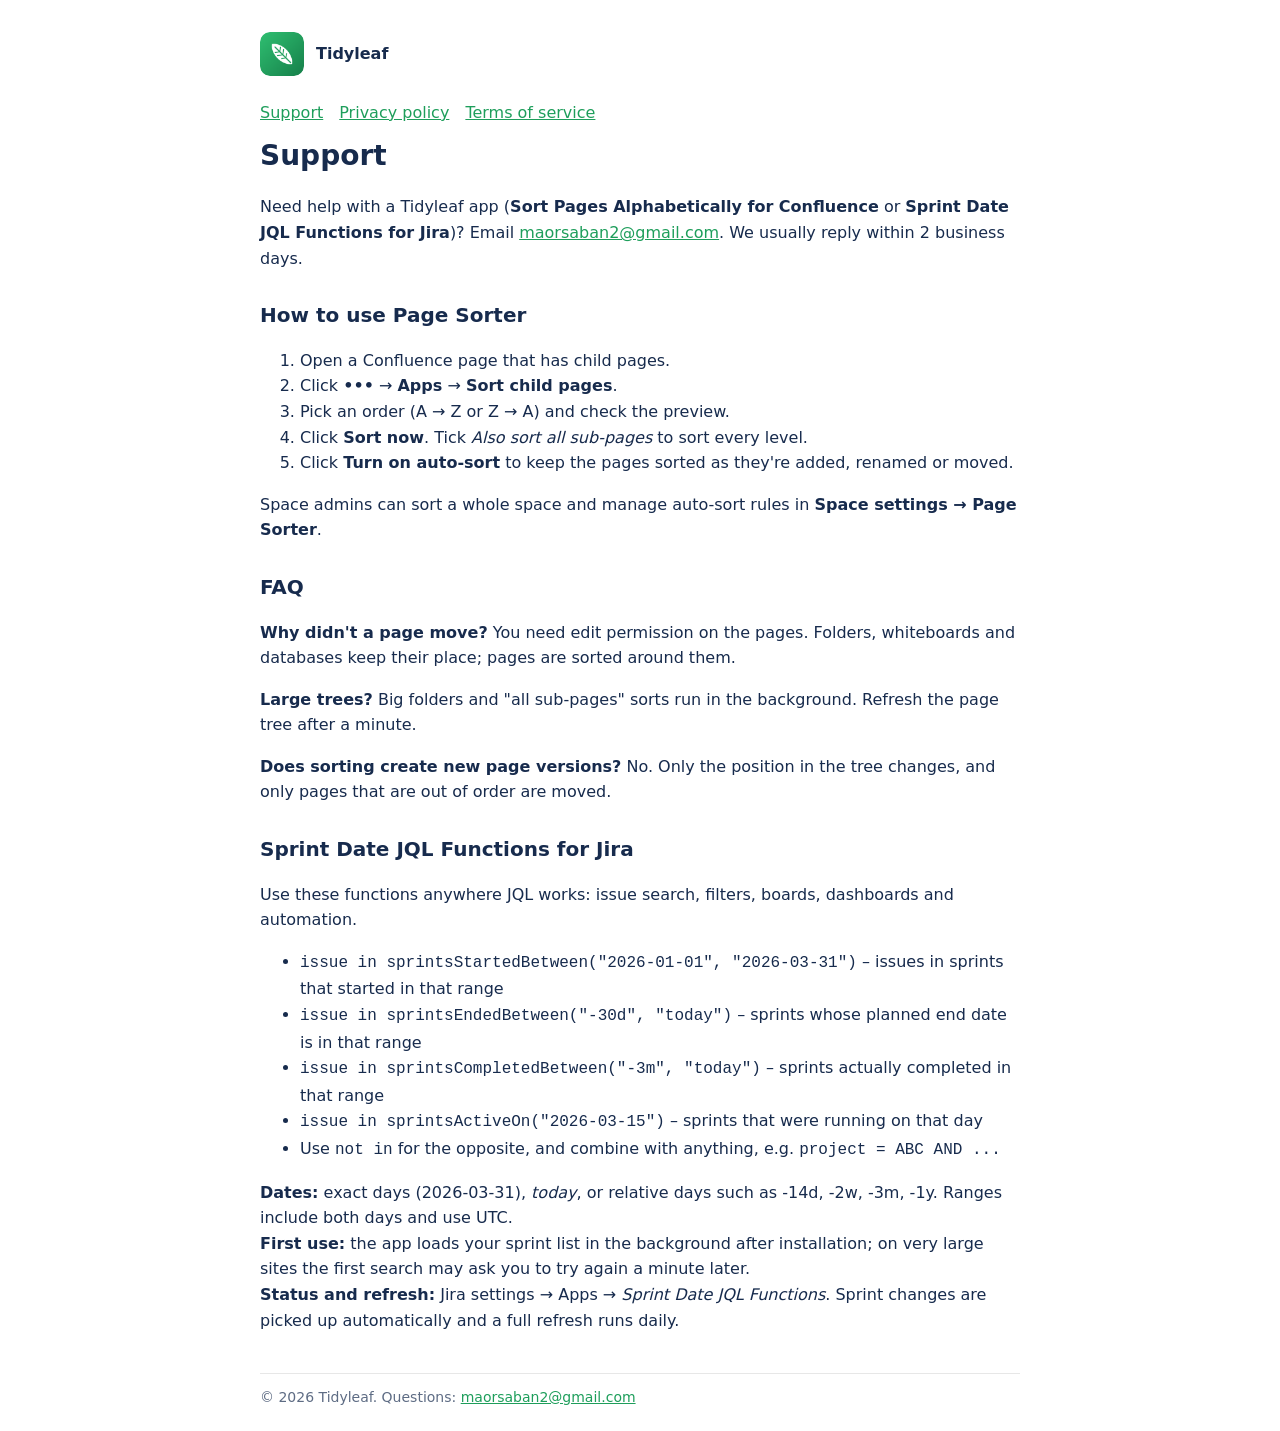
<file: index.html>
<!doctype html><html lang="en"><head><meta charset="utf-8"><meta name="viewport" content="width=device-width,initial-scale=1"><title>Tidyleaf Support</title><link rel="stylesheet" href="style.css"></head><body>
<header><img src="tidyleaf-logo-144.png" alt=""><strong>Tidyleaf</strong></header><nav><a href="index.html">Support</a><a href="privacy.html">Privacy policy</a><a href="terms.html">Terms of service</a></nav>
<h1>Support</h1>
<p>Need help with a Tidyleaf app (<strong>Sort Pages Alphabetically for Confluence</strong> or <strong>Sprint Date JQL Functions for Jira</strong>)? Email <a href="mailto:maorsaban2@gmail.com">maorsaban2@gmail.com</a>. We usually reply within 2 business days.</p>
<h2>How to use Page Sorter</h2>
<ol>
<li>Open a Confluence page that has child pages.</li>
<li>Click <strong>•••</strong> → <strong>Apps</strong> → <strong>Sort child pages</strong>.</li>
<li>Pick an order (A → Z or Z → A) and check the preview.</li>
<li>Click <strong>Sort now</strong>. Tick <em>Also sort all sub-pages</em> to sort every level.</li>
<li>Click <strong>Turn on auto-sort</strong> to keep the pages sorted as they're added, renamed or moved.</li>
</ol>
<p>Space admins can sort a whole space and manage auto-sort rules in <strong>Space settings → Page Sorter</strong>.</p>
<h2>FAQ</h2>
<p><strong>Why didn't a page move?</strong> You need edit permission on the pages. Folders, whiteboards and databases keep their place; pages are sorted around them.</p>
<p><strong>Large trees?</strong> Big folders and "all sub-pages" sorts run in the background. Refresh the page tree after a minute.</p>
<p><strong>Does sorting create new page versions?</strong> No. Only the position in the tree changes, and only pages that are out of order are moved.</p>

<h2 id="sprint-dates">Sprint Date JQL Functions for Jira</h2>
<p>Use these functions anywhere JQL works: issue search, filters, boards, dashboards and automation.</p>
<ul>
<li><code>issue in sprintsStartedBetween("2026-01-01", "2026-03-31")</code> &ndash; issues in sprints that started in that range</li>
<li><code>issue in sprintsEndedBetween("-30d", "today")</code> &ndash; sprints whose planned end date is in that range</li>
<li><code>issue in sprintsCompletedBetween("-3m", "today")</code> &ndash; sprints actually completed in that range</li>
<li><code>issue in sprintsActiveOn("2026-03-15")</code> &ndash; sprints that were running on that day</li>
<li>Use <code>not in</code> for the opposite, and combine with anything, e.g. <code>project = ABC AND ...</code></li>
</ul>
<p><strong>Dates:</strong> exact days (2026-03-31), <em>today</em>, or relative days such as -14d, -2w, -3m, -1y. Ranges include both days and use UTC.<br>
<strong>First use:</strong> the app loads your sprint list in the background after installation; on very large sites the first search may ask you to try again a minute later.<br>
<strong>Status and refresh:</strong> Jira settings &rarr; Apps &rarr; <em>Sprint Date JQL Functions</em>. Sprint changes are picked up automatically and a full refresh runs daily.</p>
<footer class="muted">© 2026 Tidyleaf. Questions: <a href="mailto:maorsaban2@gmail.com">maorsaban2@gmail.com</a></footer>
</body></html>
</file>
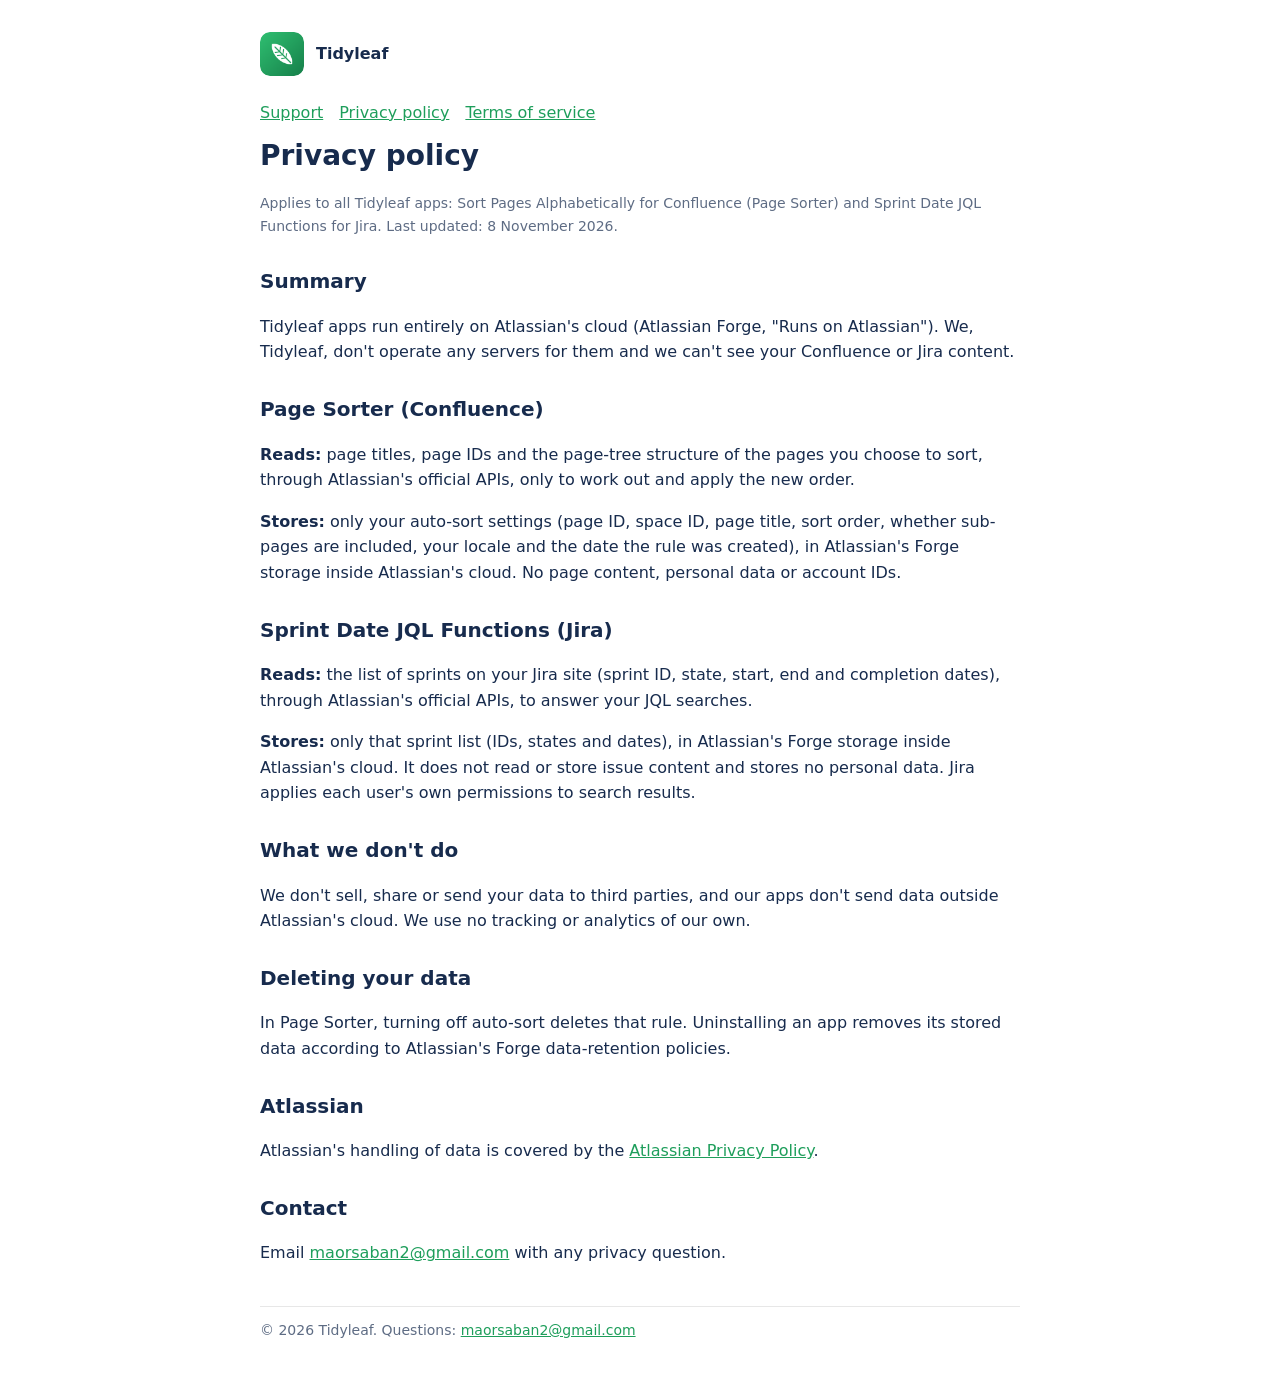
<file: privacy.html>
<!doctype html><html lang="en"><head><meta charset="utf-8"><meta name="viewport" content="width=device-width,initial-scale=1"><title>Tidyleaf Privacy Policy</title><link rel="stylesheet" href="style.css"></head><body>
<header><img src="tidyleaf-logo-144.png" alt=""><strong>Tidyleaf</strong></header><nav><a href="index.html">Support</a><a href="privacy.html">Privacy policy</a><a href="terms.html">Terms of service</a></nav>
<h1>Privacy policy</h1><p class="muted">Applies to all Tidyleaf apps: Sort Pages Alphabetically for Confluence (Page Sorter) and Sprint Date JQL Functions for Jira. Last updated: 8 November 2026.</p>
<h2>Summary</h2><p>Tidyleaf apps run entirely on Atlassian's cloud (Atlassian Forge, "Runs on Atlassian"). We, Tidyleaf, don't operate any servers for them and we can't see your Confluence or Jira content.</p>
<h2>Page Sorter (Confluence)</h2>
<p><strong>Reads:</strong> page titles, page IDs and the page-tree structure of the pages you choose to sort, through Atlassian's official APIs, only to work out and apply the new order.</p>
<p><strong>Stores:</strong> only your auto-sort settings (page ID, space ID, page title, sort order, whether sub-pages are included, your locale and the date the rule was created), in Atlassian's Forge storage inside Atlassian's cloud. No page content, personal data or account IDs.</p>
<h2>Sprint Date JQL Functions (Jira)</h2>
<p><strong>Reads:</strong> the list of sprints on your Jira site (sprint ID, state, start, end and completion dates), through Atlassian's official APIs, to answer your JQL searches.</p>
<p><strong>Stores:</strong> only that sprint list (IDs, states and dates), in Atlassian's Forge storage inside Atlassian's cloud. It does not read or store issue content and stores no personal data. Jira applies each user's own permissions to search results.</p>
<h2>What we don't do</h2><p>We don't sell, share or send your data to third parties, and our apps don't send data outside Atlassian's cloud. We use no tracking or analytics of our own.</p>
<h2>Deleting your data</h2><p>In Page Sorter, turning off auto-sort deletes that rule. Uninstalling an app removes its stored data according to Atlassian's Forge data-retention policies.</p>
<h2>Atlassian</h2><p>Atlassian's handling of data is covered by the <a href="https://www.atlassian.com/legal/privacy-policy">Atlassian Privacy Policy</a>.</p>
<h2>Contact</h2><p>Email <a href="mailto:maorsaban2@gmail.com">maorsaban2@gmail.com</a> with any privacy question.</p>
<footer class="muted">© 2026 Tidyleaf. Questions: <a href="mailto:maorsaban2@gmail.com">maorsaban2@gmail.com</a></footer>
</body></html>
</file>
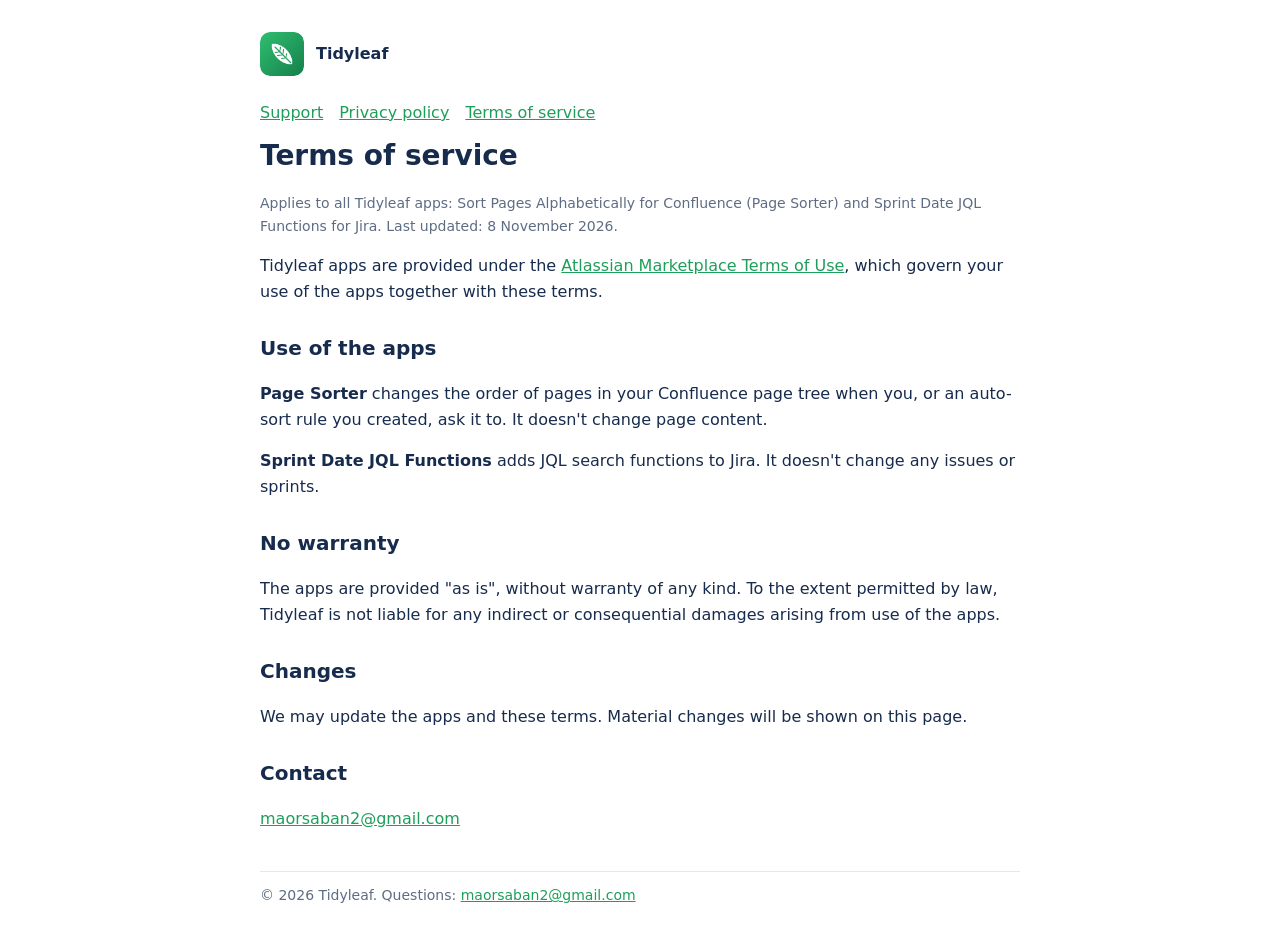
<file: terms.html>
<!doctype html><html lang="en"><head><meta charset="utf-8"><meta name="viewport" content="width=device-width,initial-scale=1"><title>Tidyleaf Terms of Service</title><link rel="stylesheet" href="style.css"></head><body>
<header><img src="tidyleaf-logo-144.png" alt=""><strong>Tidyleaf</strong></header><nav><a href="index.html">Support</a><a href="privacy.html">Privacy policy</a><a href="terms.html">Terms of service</a></nav>
<h1>Terms of service</h1><p class="muted">Applies to all Tidyleaf apps: Sort Pages Alphabetically for Confluence (Page Sorter) and Sprint Date JQL Functions for Jira. Last updated: 8 November 2026.</p>
<p>Tidyleaf apps are provided under the <a href="https://www.atlassian.com/licensing/marketplace/termsofuse">Atlassian Marketplace Terms of Use</a>, which govern your use of the apps together with these terms.</p>
<h2>Use of the apps</h2>
<p><strong>Page Sorter</strong> changes the order of pages in your Confluence page tree when you, or an auto-sort rule you created, ask it to. It doesn't change page content.</p>
<p><strong>Sprint Date JQL Functions</strong> adds JQL search functions to Jira. It doesn't change any issues or sprints.</p>
<h2>No warranty</h2><p>The apps are provided "as is", without warranty of any kind. To the extent permitted by law, Tidyleaf is not liable for any indirect or consequential damages arising from use of the apps.</p>
<h2>Changes</h2><p>We may update the apps and these terms. Material changes will be shown on this page.</p>
<h2>Contact</h2><p><a href="mailto:maorsaban2@gmail.com">maorsaban2@gmail.com</a></p>
<footer class="muted">© 2026 Tidyleaf. Questions: <a href="mailto:maorsaban2@gmail.com">maorsaban2@gmail.com</a></footer>
</body></html>
</file>
<file: style.css>
:root{--fg:#172b4d;--muted:#5e6c84;--accent:#1e9e5b;--bg:#fff}
@media (prefers-color-scheme:dark){:root{--fg:#e6edf3;--muted:#9aa7b4;--bg:#16191d}}
body{font:16px/1.6 system-ui,-apple-system,Segoe UI,Roboto,sans-serif;color:var(--fg);background:var(--bg);max-width:760px;margin:0 auto;padding:32px 16px}
header{display:flex;align-items:center;gap:12px;margin-bottom:24px}header img{width:44px;height:44px;border-radius:10px}
h1{font-size:28px;margin:8px 0}h2{font-size:20px;margin-top:28px}a{color:var(--accent)}
nav a{margin-right:16px}.muted{color:var(--muted);font-size:14px}footer{margin-top:40px;border-top:1px solid #8883;padding-top:12px}
</file>
